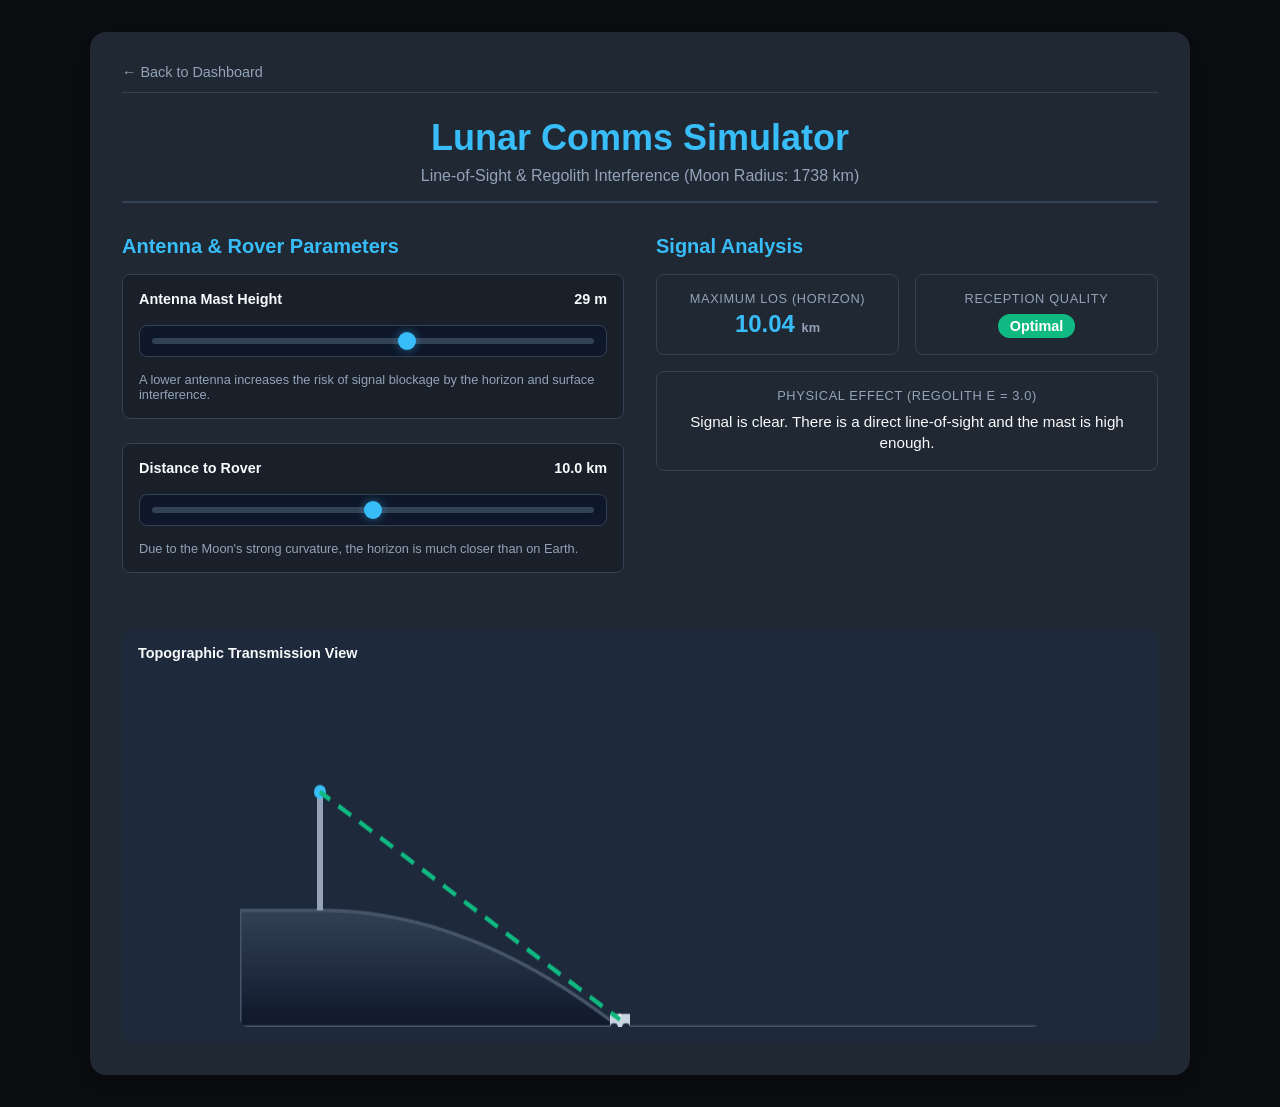
<file: Communication.html>
<!DOCTYPE html>
<html lang="en">
<head>
    <meta charset="UTF-8">
    <meta name="viewport" content="width=device-width, initial-scale=1.0">
    <title>Lunar Communication: LoS & Interference</title>
    <link rel="stylesheet" href="style.css">
    <style>
        .grid-layout {
            display: grid;
            grid-template-columns: 1fr 1fr;
            gap: 2rem;
            margin-top: 1.5rem;
        }

        .section-title {
            color: var(--primary);
            margin-bottom: 1rem;
            font-size: 1.25rem;
        }

        .input-group {
            margin-bottom: 1.5rem;
            background: rgba(0, 0, 0, 0.2);
            padding: 1rem;
            border-radius: 8px;
            border: 1px solid var(--border);
        }

        .input-group label {
            display: flex;
            justify-content: space-between;
            margin-bottom: 0.5rem;
            font-weight: 600;
            color: var(--text-main);
        }

        /* Slider styling */
        input[type=range] {
            width: 100%;
            margin: 10px 0;
            appearance: none;
            background: transparent;
        }
        
        input[type=range]::-webkit-slider-runnable-track {
            width: 100%;
            height: 6px;
            cursor: pointer;
            background: var(--border);
            border-radius: 3px;
        }
        
        input[type=range]::-webkit-slider-thumb {
            height: 18px;
            width: 18px;
            border-radius: 50%;
            background: var(--primary);
            cursor: pointer;
            appearance: none;
            margin-top: -6px;
            box-shadow: 0 0 10px rgba(56, 189, 248, 0.5);
        }

        .status-badge {
            display: inline-block;
            padding: 0.25rem 0.75rem;
            border-radius: 99px;
            font-size: 0.9rem;
            font-weight: bold;
            margin-top: 0.5rem;
        }

        canvas {
            width: 100%;
            max-width: 800px;
            height: 350px;
            background-color: transparent;
            display: block;
            margin: 0 auto;
        }

        @media (max-width: 768px) {
            .grid-layout {
                grid-template-columns: 1fr;
            }
        }
    </style>
</head>
<body>
    <div class="container" style="max-width: 1100px;">
        <div class="nav-bar">
            <a href="index.html" class="nav-back-btn">← Back to Dashboard</a>
        </div>

        <header style="text-align: center; margin-bottom: 2rem;">
            <h1>Lunar Comms Simulator</h1>
            <p style="color: var(--text-muted); margin-top: 0.5rem;">Line-of-Sight & Regolith Interference (Moon Radius: 1738 km)</p>
        </header>
        
        <div class="grid-layout">
            <div>
                <h2 class="section-title">Antenna & Rover Parameters</h2>
                
                <div class="input-group">
                    <label for="heightRange">
                        <span>Antenna Mast Height</span>
                        <span id="heightVal">29 m</span>
                    </label>
                    <input type="range" id="heightRange" min="0" max="50" step="1" value="29">
                    <p style="font-size: 0.8rem; color: var(--text-muted); margin-top: 5px;">
                        A lower antenna increases the risk of signal blockage by the horizon and surface interference.
                    </p>
                </div>
                
                <div class="input-group">
                    <label for="distanceRange">
                        <span>Distance to Rover</span>
                        <span id="distVal">10 km</span>
                    </label>
                    <input type="range" id="distanceRange" min="0" max="20" step="0.5" value="10">
                    <p style="font-size: 0.8rem; color: var(--text-muted); margin-top: 5px;">
                        Due to the Moon's strong curvature, the horizon is much closer than on Earth.
                    </p>
                </div>
            </div>
            
            <div>
                <h2 class="section-title">Signal Analysis</h2>
                <div class="output-grid">
                    <div class="output-box">
                        <div class="label">Maximum LoS (Horizon)</div>
                        <div class="value"><span id="outHorizon">0.0</span> <span style="font-size: 0.8rem; color: var(--text-muted);">km</span></div>
                    </div>
                    <div class="output-box">
                        <div class="label">Reception Quality</div>
                        <div id="outStatus" class="status-badge" style="background: var(--success); color: #fff;">Optimal</div>
                    </div>
                    <div class="output-box" style="grid-column: 1 / -1;">
                        <div class="label">Physical Effect (Regolith ε = 3.0)</div>
                        <div id="outDescription" style="font-size: 0.95rem; margin-top: 0.5rem; line-height: 1.4;">
                            Signal is clear. There is a direct line-of-sight and the mast is high enough to avoid ground reflections.
                        </div>
                    </div>
                </div>
            </div>
        </div>

        <div class="visualizer-container" style="margin-top: 2rem;">
            <div class="visualizer-title" style="margin-bottom: 1rem; font-weight: bold;">Topographic Transmission View</div>
            <canvas id="losCanvas" width="800" height="300"></canvas>
        </div>
    </div>

    <script>
        // DOM Elementen
        const heightRange = document.getElementById('heightRange');
        const distanceRange = document.getElementById('distanceRange');
        const heightVal = document.getElementById('heightVal');
        const distVal = document.getElementById('distVal');
        
        const outHorizon = document.getElementById('outHorizon');
        const outStatus = document.getElementById('outStatus');
        const outDescription = document.getElementById('outDescription');

        const canvas = document.getElementById('losCanvas');
        const ctx = canvas.getContext('2d');

        // Constants
        const R_MOON = 1738000; // Moon radius in meters
        let animationOffset = 0; // For animating the signal

        // Scale factors for visualization
        const startX = 80;
        const scaleX = 30; // 1 km = 30 pixels
        const scaleY = 3.5;  // 1 m = 3.5 pixels
        const baseY = 200; // Base height on the canvas

        function calculateSystem() {
            const h = parseFloat(heightRange.value); // meters
            const d_km = parseFloat(distanceRange.value); // kilometers
            
            // Update labels
            heightVal.textContent = h + " m";
            distVal.textContent = d_km.toFixed(1) + " km";

            // Formula: Horizon distance = √(2 * R * h)
            const horizon_m = Math.sqrt(2 * R_MOON * h);
            const horizon_km = horizon_m / 1000;

            outHorizon.textContent = horizon_km.toFixed(2);

            let status = "Optimal";
            let statusColor = "var(--success)";
            let desc = "Signal is clear. There is a direct line-of-sight and the mast is high enough.";
            let signalState = 1; // 1=Good, 2=Fading, 0=Lost

            if (d_km > horizon_km) {
                // Beyond the horizon
                status = "Broken (No LoS)";
                statusColor = "#ef4444"; // Red
                desc = "The rover is behind the Moon's horizon curve. The signal is physically blocked by the curvature (line-of-sight broken).";
                signalState = 0;
            } else if (h < 10) {
                // Multipath fading caused by lunar dust (regolith)
                status = "Weak (Interference)";
                statusColor = "#eab308"; // Yellow/Orange
                desc = "Multipath fading warning! The antenna is too low (< 10 m). Radio waves reflect off the regolith (dielectric constant ε = 3.0) and create destructive interference.";
                signalState = 2;
            }

            outStatus.textContent = status;
            outStatus.style.background = statusColor;
            outDescription.textContent = desc;

            return { h, d_km, horizon_km, signalState };
        }

        // Animation & render loop
        function draw() {
            const data = calculateSystem();
            ctx.clearRect(0, 0, canvas.width, canvas.height);

            // --- 1. DRAW MOON SURFACE (CURVATURE) ---
            ctx.beginPath();
            ctx.moveTo(0, baseY);
            
            // Calculate the curvature drop per pixel width
            for(let x = 0; x <= canvas.width; x++) {
                let dist_from_mast_km = (x - startX) / scaleX;
                let drop_y = 0;
                
                if (dist_from_mast_km > 0) {
                    let dist_m = dist_from_mast_km * 1000;
                    let drop_m = (dist_m * dist_m) / (2 * R_MOON);
                    drop_y = drop_m * scaleY;
                }
                
                ctx.lineTo(x, baseY + drop_y);
            }
            
            ctx.lineTo(canvas.width, canvas.height);
            ctx.lineTo(0, canvas.height);
            ctx.closePath();
            
            // Lunar ground styling
            const gradient = ctx.createLinearGradient(0, baseY, 0, canvas.height);
            gradient.addColorStop(0, "#334155");
            gradient.addColorStop(1, "#0f172a");
            ctx.fillStyle = gradient;
            ctx.fill();
            
            ctx.lineWidth = 3;
            ctx.strokeStyle = "#475569";
            ctx.stroke();

            // --- 2. DRAW ANTENNA MAST ---
            const mastTopY = baseY - (data.h * scaleY);
            
            ctx.beginPath();
            ctx.moveTo(startX, baseY);
            ctx.lineTo(startX, mastTopY);
            ctx.lineWidth = 6;
            ctx.strokeStyle = "#94a3b8";
            ctx.stroke();
            
            // Antenna transmitter node
            ctx.beginPath();
            ctx.arc(startX, mastTopY, 6, 0, Math.PI * 2);
            ctx.fillStyle = "#38bdf8";
            ctx.fill();

            // --- 3. DRAW ROVER ---
            const roverX = startX + (data.d_km * scaleX);
            const roverDistM = data.d_km * 1000;
            const roverDropM = (roverDistM * roverDistM) / (2 * R_MOON);
            const roverBaseY = baseY + (roverDropM * scaleY);
            const roverTopY = roverBaseY - (2 * scaleY);
            
            // Rover body
            ctx.fillStyle = "#cbd5e1";
            ctx.fillRect(roverX - 10, roverBaseY - 12, 20, 12);
            // Rover wheels
            ctx.beginPath();
            ctx.arc(roverX - 6, roverBaseY, 4, 0, Math.PI * 2);
            ctx.arc(roverX + 6, roverBaseY, 4, 0, Math.PI * 2);
            ctx.fillStyle = "#1e293b";
            ctx.fill();
            // Rover antenna
            ctx.beginPath();
            ctx.moveTo(roverX, roverBaseY - 12);
            ctx.lineTo(roverX, roverTopY);
            ctx.lineWidth = 2;
            ctx.strokeStyle = "#f8fafc";
            ctx.stroke();

            // --- 4. DRAW SIGNAL & INTERFERENCE ---
            animationOffset -= 1;
            
            if (data.signalState === 0) {
                // NO LoS: red blocked signal hitting the Moon
                ctx.beginPath();
                ctx.moveTo(startX, mastTopY);
                ctx.lineTo(roverX, roverTopY);
                ctx.strokeStyle = "#ef4444";
                ctx.lineWidth = 3;
                ctx.setLineDash([10, 5]);
                ctx.lineDashOffset = animationOffset;
                ctx.stroke();
                
                // Red X where the horizon intersects
                let horizonX = startX + (data.horizon_km * scaleX);
                let horizonDropM = (data.horizon_km * 1000) * (data.horizon_km * 1000) / (2 * R_MOON);
                let horizonY = baseY + (horizonDropM * scaleY);
                
                ctx.setLineDash([]);
                ctx.beginPath();
                ctx.moveTo(horizonX - 8, horizonY - 8);
                ctx.lineTo(horizonX + 8, horizonY + 8);
                ctx.moveTo(horizonX + 8, horizonY - 8);
                ctx.lineTo(horizonX - 8, horizonY + 8);
                ctx.strokeStyle = "#ef4444";
                ctx.lineWidth = 4;
                ctx.stroke();

            } else {
                // LoS IS PRESENT
                
                // Main signal
                ctx.beginPath();
                ctx.moveTo(startX, mastTopY);
                ctx.lineTo(roverX, roverTopY);
                ctx.strokeStyle = data.signalState === 1 ? "#10b981" : "#eab308";
                ctx.lineWidth = data.signalState === 1 ? 4 : 2;
                ctx.setLineDash([15, 10]);
                ctx.lineDashOffset = animationOffset;
                ctx.stroke();

                // If interference (height < 10): draw reflective multipath rays
                if (data.signalState === 2) {
                    ctx.beginPath();
                    ctx.moveTo(startX, mastTopY);
                    
                    const midKm = data.d_km / 2;
                    const midX = startX + (midKm * scaleX);
                    const midDistM = midKm * 1000;
                    const midDropM = (midDistM * midDistM) / (2 * R_MOON);
                    const midY = baseY + (midDropM * scaleY);

                    ctx.lineTo(midX, midY);
                    ctx.lineTo(roverX, roverTopY);
                    
                    ctx.strokeStyle = "rgba(234, 179, 8, 0.6)";
                    ctx.lineWidth = 2;
                    ctx.setLineDash([5, 5]);
                    ctx.stroke();
                    
                    // Regolith bounce indicator
                    ctx.setLineDash([]);
                    ctx.beginPath();
                    ctx.arc(midX, midY, 15, Math.PI, 2 * Math.PI);
                    ctx.strokeStyle = "#eab308";
                    ctx.stroke();
                }
            }

            ctx.setLineDash([]);
            requestAnimationFrame(draw);
        }

        // Slider events
        heightRange.addEventListener('input', calculateSystem);
        distanceRange.addEventListener('input', calculateSystem);

        // Start application
        calculateSystem();
        draw();
    </script>
</body>
</html>
</file>
<file: style.css>
:root {
    /* Core Dashboard Colors */
    --background: #0b0c10;    /* Deep space black (matches your Moon Map perfectly) */
    --card-bg: #1f2833;       /* Dark slate for cards, panels, and containers */
    
    /* Typography */
    --text-main: #f8fafc;     /* Bright crisp white for high readability */
    --text-muted: #94a3b8;    /* Soft gray for secondary text and descriptions */
    
    /* Accents & UI Elements */
    --primary: #38bdf8;       /* Neon telemetry blue for links and highlights */
    --primary-hover: #0284c7; /* Darker blue for button hover states */
    --success: #10b981;       /* Emerald green for positive output values */
    --success-hover: #059669; /* Darker green */
    --border: #334155;        /* Subtle dark borders to separate content cleanly */
}

/* Fix input fields for Dark Mode */


        * {
            box-sizing: border-box;
            margin: 0;
            padding: 0;
            font-family: 'Segoe UI', Tahoma, Geneva, Verdana, sans-serif;
        }

        body {
            background-color: var(--background);
            color: var(--text-main);
            padding: 2rem 1rem;
            display: flex;
            justify-content: center;
            align-items: center;
            min-height: 100vh;
        }

        .container {
            width: 100%;
            max-width: 1000px;
            background: var(--card-bg);
            padding: 2rem;
            border-radius: 16px;
            box-shadow: 0 10px 25px -5px rgba(0, 0, 0, 0.05), 0 8px 10px -6px rgba(0, 0, 0, 0.05);
        }

        header {
            margin-bottom: 2rem;
            text-align: center;
            border-bottom: 2px solid var(--border);
            padding-bottom: 1rem;
        }

        header h1 {
            color: var(--primary);
            font-size: 2.25rem;
            margin-bottom: 0.5rem;
        }

        header p {
            color: var(--text-muted);
            font-size: 1rem;
        }

        .main-layout {
            display: grid;
            grid-template-columns: 1fr;
            gap: 2rem;
        }

        @media (min-width: 768px) {
            .main-layout {
                grid-template-columns: 1fr 1fr;
            }
        }

        .section-title {
            font-size: 1.25rem;
            margin-bottom: 1.25rem;
            color: var(--text-main);
            font-weight: 600;
        }

        .input-group {
            margin-bottom: 1.25rem;
        }

        .input-group label {
            display: block;
            font-size: 0.9rem;
            font-weight: 500;
            margin-bottom: 0.5rem;
            color: var(--text-main);
        }

        .input-group input {
            width: 100%;
            padding: 0.75rem;
            border: 1px solid var(--border);
            border-radius: 8px;
            font-size: 1rem;
            transition: all 0.2s;
            background-color: #fdfdfd;
        }

        .input-group input:focus {
            outline: none;
            border-color: var(--primary);
            box-shadow: 0 0 0 3px rgba(37, 99, 213, 0.15);
        }

        .launch-btn {
            display: block;
            width: 100%;
            padding: 1rem;
            background-color: var(--success);
            color: white;
            border: none;
            border-radius: 8px;
            font-size: 1.1rem;
            font-weight: 600;
            cursor: pointer;
            transition: background 0.2s, transform 0.1s;
            box-shadow: 0 4px 6px -1px rgba(22, 163, 74, 0.2);
            margin-top: 1.5rem;
        }

        .launch-btn:hover {
            background-color: var(--success-hover);
        }

        .launch-btn:active {
            transform: scale(0.98);
        }

        .output-card {
            background: #f1f5f9;
            border-radius: 12px;
            padding: 1.5rem;
            height: fit-content;
            display: flex;
            flex-direction: column;
            justify-content: space-between;
            height: 100%;
        }

        .output-grid {
            display: grid;
            grid-template-columns: 1fr 1fr;
            gap: 1rem;
        }

        .output-box {
            background: var(--card-bg);
            padding: 1rem;
            border-radius: 8px;
            border: 1px solid var(--border);
            text-align: center;
        }

        .output-box .value {
            font-size: 1.5rem;
            font-weight: 700;
            color: var(--primary);
            margin-top: 0.25rem;
        }

        .output-box .label {
            font-size: 0.8rem;
            color: var(--text-muted);
            text-transform: uppercase;
            letter-spacing: 0.05em;
        }

        .visualizer-container {
            grid-column: 1 / -1;
            background: #1e293b;
            border-radius: 12px;
            padding: 1rem;
            display: flex;
            flex-direction: column;
            align-items: center;
        }

        .visualizer-title {
            color: #f8fafc;
            font-size: 0.9rem;
            align-self: flex-start;
            margin-bottom: 0.5rem;
            font-weight: 500;
        }

        canvas {
            width: 100%;
            height: 350px; /* Made slightly taller to fit data clearly */
            background: #0f172a;
            border-radius: 8px;
        }

        /* Shared Navigation Styles */
.nav-bar {
    display: flex;
    justify-content: flex-start;
    margin-bottom: 1.5rem;
    padding-bottom: 0.75rem;
    border-bottom: 1px solid var(--border);
}

.nav-back-btn {
    text-decoration: none;
    color: var(--text-muted);
    font-size: 0.9rem;
    font-weight: 500;
    transition: color 0.2s;
    display: inline-flex;
    align-items: center;
    gap: 0.5rem;
}

.nav-back-btn:hover {
    color: var(--primary);
}

/* --- Fix for Input Fields (Dark Mode) --- */
.input-group input,
input[type="number"], 
input[type="text"] {
    background-color: #0f172a !important; /* Dark background */
    color: #f8fafc !important;            /* White text */
    border: 1px solid #334155 !important; /* Subtle dark border */
    border-radius: 8px;
    padding: 0.75rem;
    font-size: 1rem;
    width: 100%;
}

/* Glowing effect when clicking on the input box */
.input-group input:focus,
input[type="number"]:focus, 
input[type="text"]:focus {
    outline: none;
    border-color: #38bdf8 !important;     /* Neon blue border */
    background-color: #1e293b !important; /* Slightly lighter background when active */
    box-shadow: 0 0 0 3px rgba(56, 189, 248, 0.15) !important;
}

/* Centralized styles extracted from individual pages */

/* Dashboard menu cards (from index.html) */
.menu-grid {
    display: grid;
    grid-template-columns: 1fr;
    gap: 1.5rem;
    margin-top: 2rem;
}

@media (min-width: 768px) {
    .menu-grid {
        grid-template-columns: 1fr 1fr;
    }
}

.menu-card {
    background: var(--card-bg);
    border: 1px solid var(--border);
    border-radius: 12px;
    padding: 1.5rem;
    text-decoration: none;
    color: var(--text-main);
    transition: all 0.2s ease-in-out;
    display: flex;
    flex-direction: column;
    justify-content: space-between;
}

.menu-card:hover {
    transform: translateY(-4px);
    border-color: var(--primary);
    box-shadow: 0 10px 15px -3px rgba(37, 99, 235, 0.1);
}

.card-header {
    display: flex;
    align-items: center;
    gap: 1rem;
    margin-bottom: 0.75rem;
}

.card-icon {
    font-size: 2rem;
    background: #f1f5f9;
    padding: 0.5rem;
    border-radius: 8px;
}

.card-title {
    font-size: 1.25rem;
    font-weight: 600;
    color: var(--primary);
}

.card-desc {
    color: var(--text-muted);
    font-size: 0.95rem;
    line-height: 1.4;
}

.card-footer {
    margin-top: 1.5rem;
    font-size: 0.85rem;
    font-weight: 600;
    color: var(--primary);
    display: flex;
    align-items: center;
    gap: 0.25rem;
}

/* Page wrapper utility used by map pages */
.page-wrapper {
    margin: 2rem auto;
    max-width: 1100px;
    height: auto;
}

/* Site footer extracted from index.html */
.site-footer {
    margin-top: 3rem;
    padding-top: 1.5rem;
    border-top: 1px solid var(--border);
    text-align: center;
    color: var(--text-muted);
    font-size: 0.85rem;
}

/* Generic page header helper */
.page-header h1 {
    color: var(--primary);
    font-size: 2.25rem;
    margin-bottom: 0.5rem;
}

.page-header p {
    color: var(--text-muted);
}

/* Centrifuge page (scoped) */
.centrifuge .grid-layout {
    display: grid;
    grid-template-columns: 1fr 1fr;
    gap: 2rem;
    margin-top: 1.5rem;
}

.centrifuge .inputs-section h3,
.centrifuge .outputs-section h3 {
    margin-bottom: 1rem;
    color: var(--primary);
}

.centrifuge .input-group {
    margin-bottom: 1.5rem;
}

.centrifuge .input-group label {
    display: block;
    margin-bottom: 0.5rem;
    font-weight: 600;
    color: var(--text-main);
}

.centrifuge canvas {
    width: 100%;
    max-width: 350px;
    height: 350px;
    background-color: transparent;
    display: block;
    margin: 0 auto;
}

@media (max-width: 768px) {
    .centrifuge .grid-layout {
        grid-template-columns: 1fr;
    }
}

/* Habitability page (scoped) */
.habitability {
    font-family: Arial, sans-serif;
    background-color: #1a1a2e;
    color: #fff;
    display: flex;
    padding: 20px;
    margin: 0;
    height: 95vh;
}

.habitability .sidebar {
    width: 300px;
    padding: 20px;
    background-color: #16213e;
    border-radius: 10px;
    margin-right: 20px;
    height: fit-content;
}

.habitability .map-view {
    flex-grow: 1;
    display: flex;
    flex-direction: column;
    align-items: center;
    justify-content: center;
    background-color: #0f3460;
    border-radius: 10px;
    padding: 20px;
    position: relative;
}

.habitability input[type="range"] {
    width: 100%;
    margin: 10px 0 20px 0;
}

.habitability input[type="number"] {
    width: 90%;
    padding: 8px;
    margin-bottom: 15px;
    background: #1a1a2e;
    color: white;
    border: 1px solid #0f3460;
    border-radius: 4px;
}

.habitability button.action-btn {
    background-color: #e94560;
    color: white;
    border: none;
    padding: 12px;
    width: 100%;
    cursor: pointer;
    font-weight: bold;
    border-radius: 5px;
    font-size: 14px;
}

.habitability button.action-btn:hover {
    background-color: #ff5775;
}

.habitability img {
    max-height: 65vh;
    max-width: 100%;
    border-radius: 5px;
    box-shadow: 0px 4px 15px rgba(0, 0, 0, 0.5);
}

.habitability #status-text {
    font-size: 16px;
    color: #8a99ad;
    font-weight: bold;
}

.habitability .toggle-container {
    margin-top: 20px;
    display: none;
    background: #16213e;
    border-radius: 8px;
    padding: 5px;
}

.habitability .toggle-btn {
    background: transparent;
    border: none;
    color: #8a99ad;
    padding: 10px 20px;
    cursor: pointer;
    font-weight: bold;
    border-radius: 5px;
    transition: 0.3s;
}

.habitability .toggle-btn.active {
    background: #0f3460;
    color: white;
    box-shadow: 0px 2px 5px rgba(0, 0, 0, 0.3);
}

.habitability .toggle-btn:hover:not(.active) {
    color: white;
}

.habitability .comm-badge {
    display: none;
    background: #16213e;
    padding: 12px 25px;
    border-radius: 30px;
    margin-bottom: 15px;
    font-weight: bold;
    align-items: center;
}

/* MoonMap / Leaflet scoped styles */
.moonmap #map-container {
    display: block;
    height: 55vh;
    width: 100%;
    position: relative;
    margin-top: 1rem;
}

.moonmap #map { 
    height: 100%; 
    width: 100%; 
    background-color: #1e293b; /* Fallback palette color matching style.css */
    border: 2px solid var(--border);
    border-radius: 12px;
    box-shadow: 0px 10px 25px rgba(0,0,0,0.05);
}

.moonmap .coordinate-bar {
    display: flex;
    gap: 1rem;
    margin: 1.5rem 0;
    align-items: flex-end;
    flex-wrap: wrap;
    background: var(--card-bg);
    padding: 1.25rem;
    border: 1px solid var(--border);
    border-radius: 12px;
}

.moonmap .coord-input-group {
    flex: 1;
    min-width: 140px;
}

.moonmap .coord-input-group label {
    display: block;
    color: var(--text-muted);
    font-size: 0.8rem;
    margin-bottom: 0.4rem;
    text-transform: uppercase;
    letter-spacing: 0.05em;
    font-weight: 600;
}

.moonmap .coord-input-group input {
    width: 100%;
    padding: 0.75rem;
    border: 1px solid var(--border);
    border-radius: 8px;
    background: var(--background);
    color: var(--text-main);
    font-size: 1rem;
}

.moonmap .go-btn {
    padding: 0.75rem 1.5rem;
    background-color: var(--primary);
    color: #ffffff;
    font-weight: bold;
    border: none;
    border-radius: 8px;
    cursor: pointer;
    height: 45px;
    transition: background-color 0.2s, transform 0.1s;
}

.moonmap .go-btn:hover {
    background-color: var(--primary-hover);
}

.moonmap .go-btn:active {
    transform: scale(0.98);
}

.leaflet-control-layers {
    background: var(--card-bg) !important;
    color: var(--text-main) !important;
    border: 1px solid var(--border) !important;
    border-radius: 8px !important;
    padding: 8px 12px !important;
    font-family: inherit !important;
    font-size: 0.85rem !important;
    box-shadow: 0px 4px 15px rgba(0, 0, 0, 0.08) !important;
}

/* Moonmap-specific nav/link header overrides */
.moonmap .nav-back-btn {
    text-decoration: none;
    color: var(--primary);
    font-weight: bold;
}

/* Small utility for page titles used across pages */
.page-title {
    margin-top: 1rem;
    text-align: center;
    color: var(--text-main);
}

/* Popup info styling for Leaflet popups */
.popup-info {
    color: var(--text-main);
    font-family: sans-serif;
    font-size: 0.9rem;
    line-height: 1.4;
}
.popup-info .popup-title {
    color: var(--primary);
    font-weight: 700;
}
.popup-info .popup-meta {
    color: var(--text-muted);
}

/* CC icon helper */
.cc-icon { max-width: 1em; max-height: 1em; margin-left: .2em; }

/* Small utilities */
.divider { border: 1px solid #0f3460; margin: 20px 0; }
.hidden { display: none; }
.comm-text { margin-left: 5px; color: #8a99ad; }
.note { margin-top: 2rem; font-size: 0.85rem; color: var(--text-muted); line-height: 1.4; }

.small-muted { font-size: 0.9rem; color: var(--text-muted); }
.span-2 { grid-column: span 2; margin-top: 0.5rem; }
</file>
